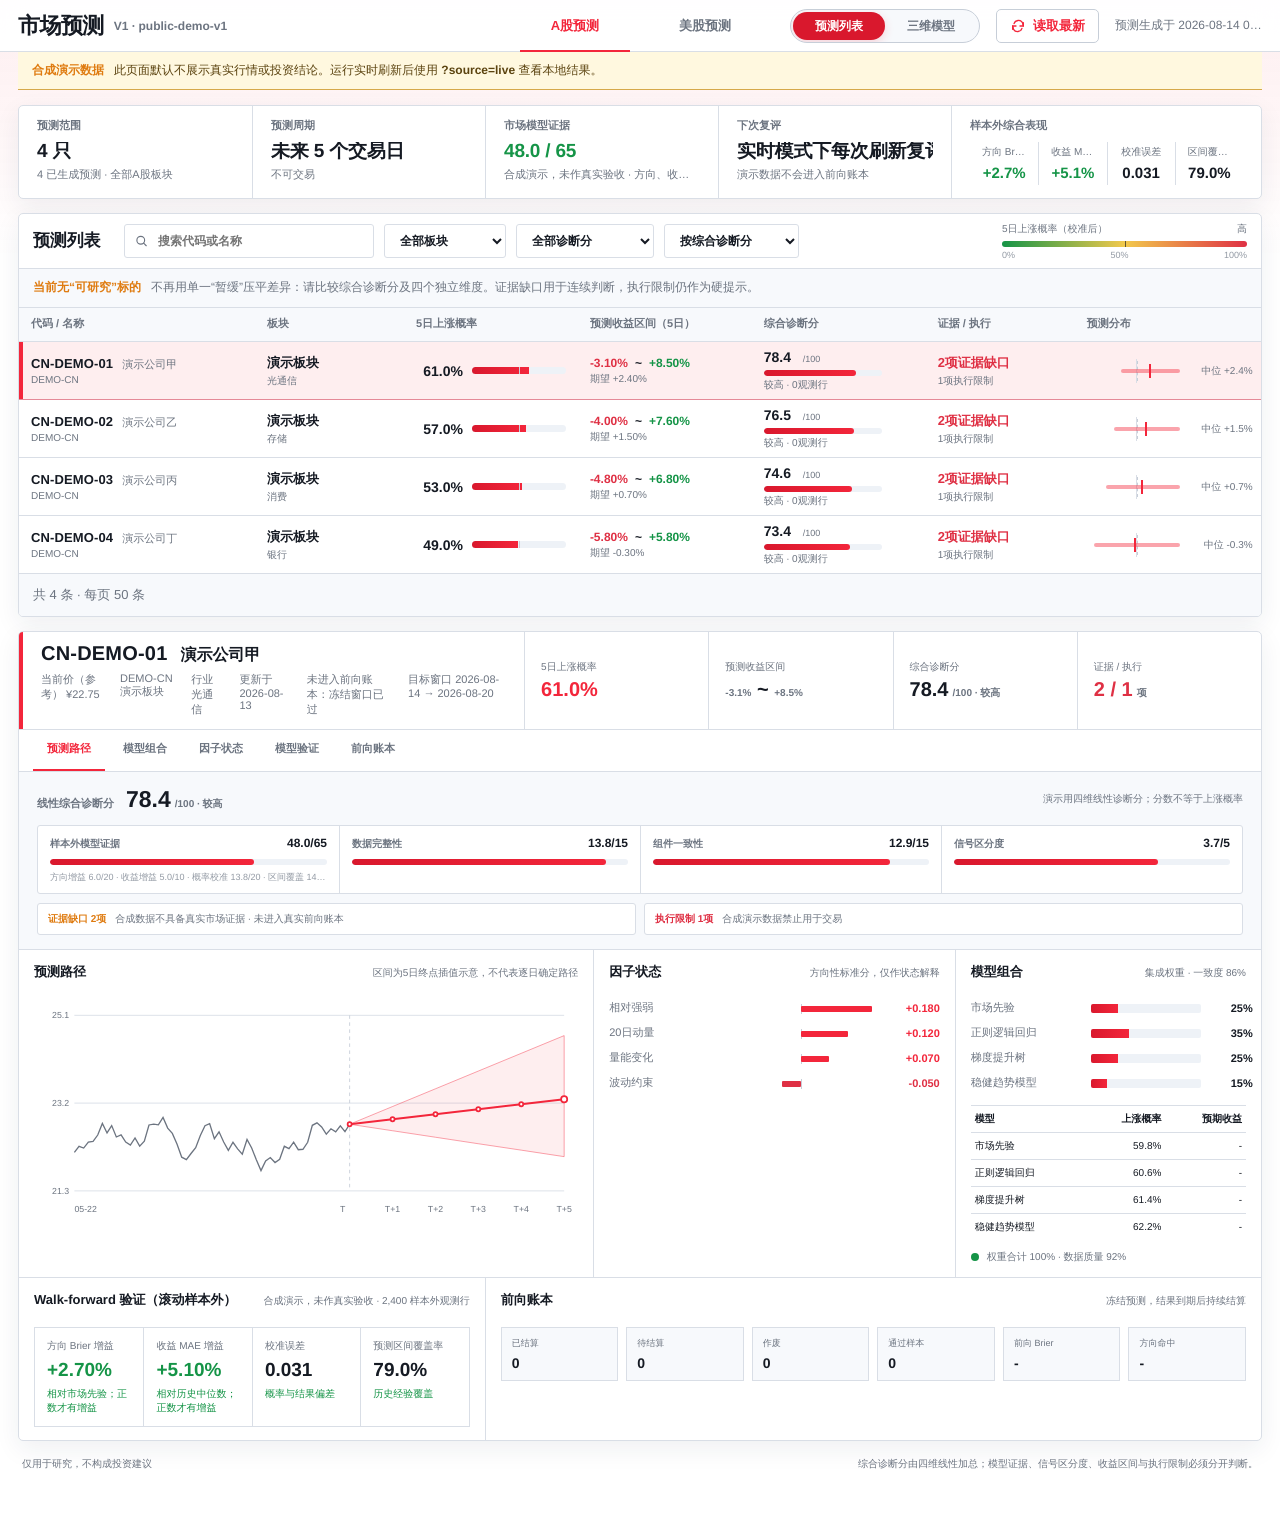
<file: output/market_lag_dashboard/index.html>
<!doctype html>
<html lang="zh-CN">
  <head>
    <meta charset="utf-8" />
    <meta name="viewport" content="width=device-width, initial-scale=1" />
    <meta name="color-scheme" content="light dark" />
    <meta http-equiv="Cache-Control" content="no-store" />
    <meta
      name="description"
      content="开源的中美市场信号研究、模型验证与前向记录看板。"
    />
    <title>CN-US Market Lag Radar</title>
    <link
      rel="icon"
      href="data:image/svg+xml,%3Csvg xmlns='http://www.w3.org/2000/svg' viewBox='0 0 64 64'%3E%3Crect width='64' height='64' rx='13' fill='%23081527'/%3E%3Cpath d='M13 43L25 31l9 7 17-20' fill='none' stroke='%233f8cff' stroke-width='6' stroke-linecap='round' stroke-linejoin='round'/%3E%3Ccircle cx='51' cy='18' r='5' fill='%23ff3b4f'/%3E%3C/svg%3E"
    />
    <link rel="stylesheet" href="./assets/forecast-v1.css?v=20260814-3d01" />
  </head>
  <body data-market="cn">
    <main id="forecastApp" class="forecast-app" aria-live="polite">
      <section class="initial-loading" aria-label="正在读取预测">
        <div class="initial-loading-mark" aria-hidden="true"></div>
        <div>
          <strong>正在读取双市场预测</strong>
          <span>加载模型结果、验证指标与前向记录</span>
        </div>
      </section>
    </main>
    <noscript>
      <p class="noscript-message">此预测页面需要启用 JavaScript 才能读取本地模型结果。</p>
    </noscript>
    <script src="./assets/forecast-v1.js?v=20260814-3d01" defer></script>
  </body>
</html>
</file>
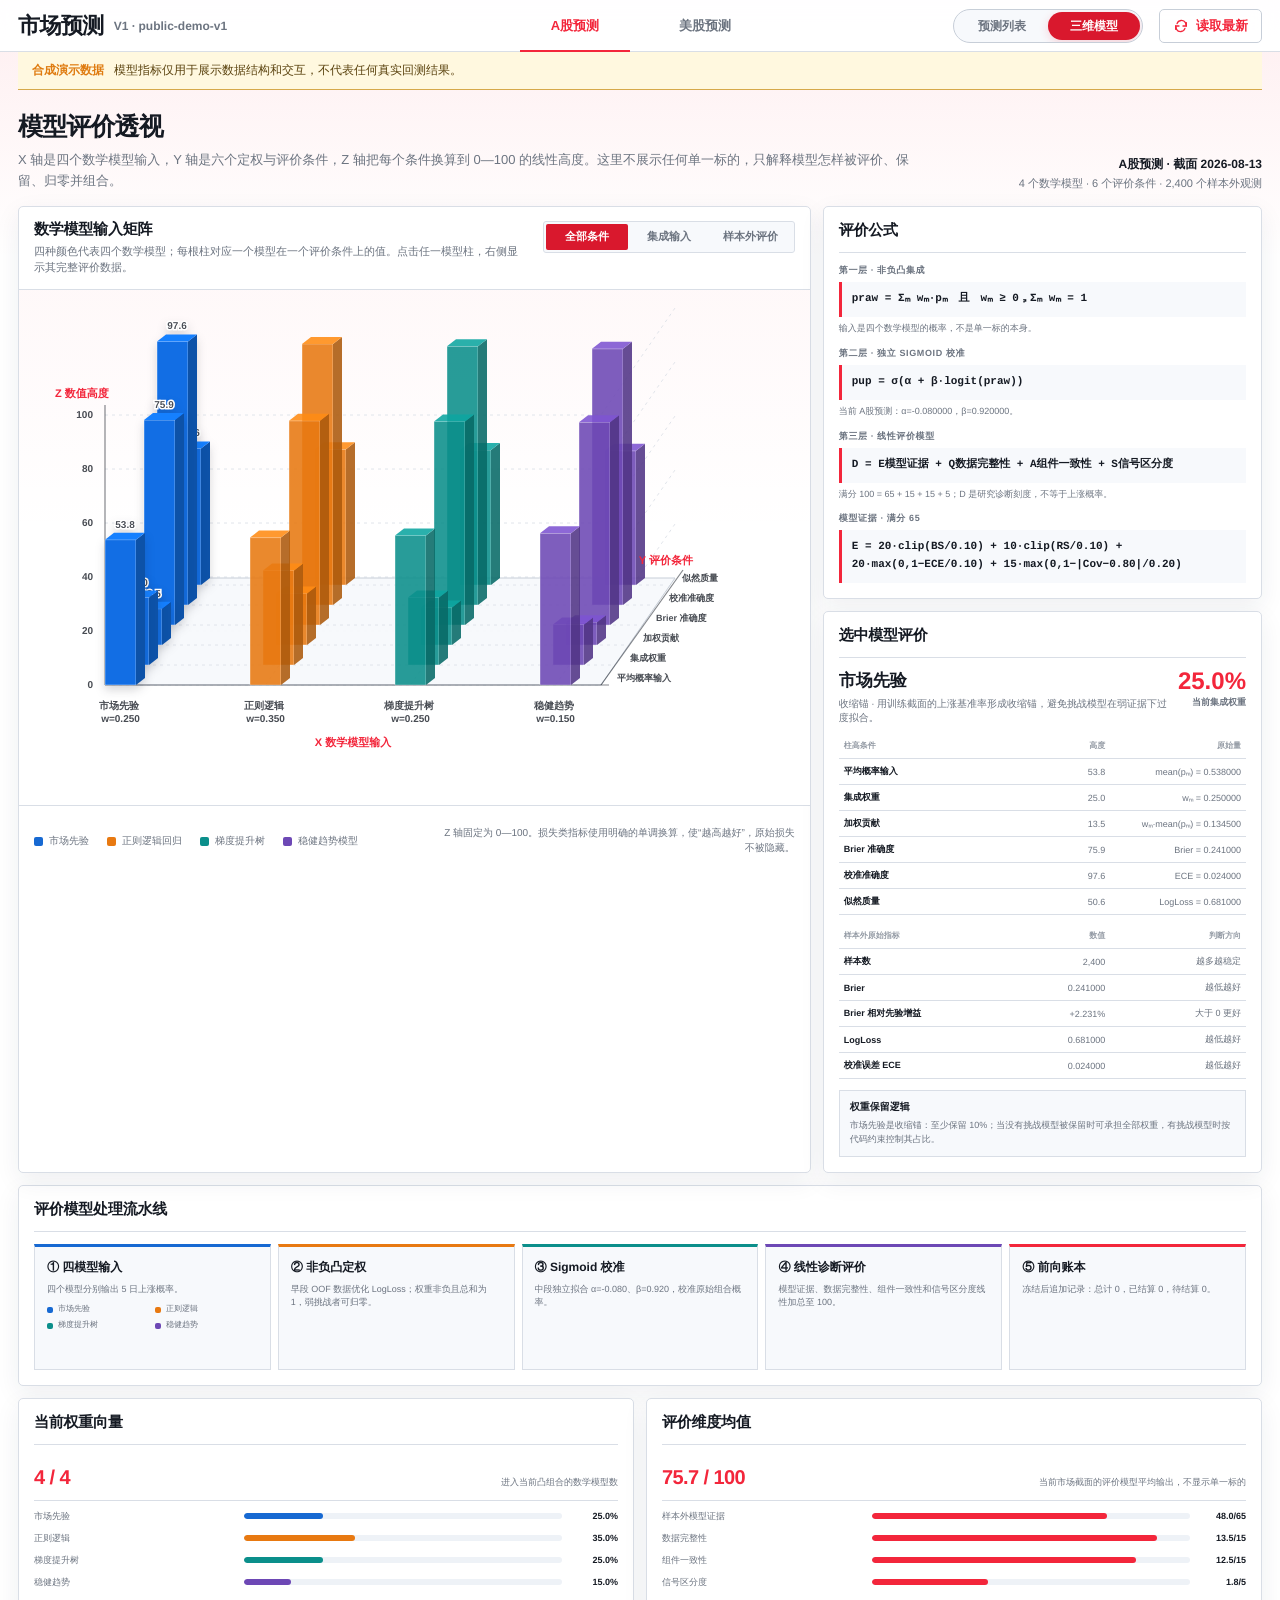
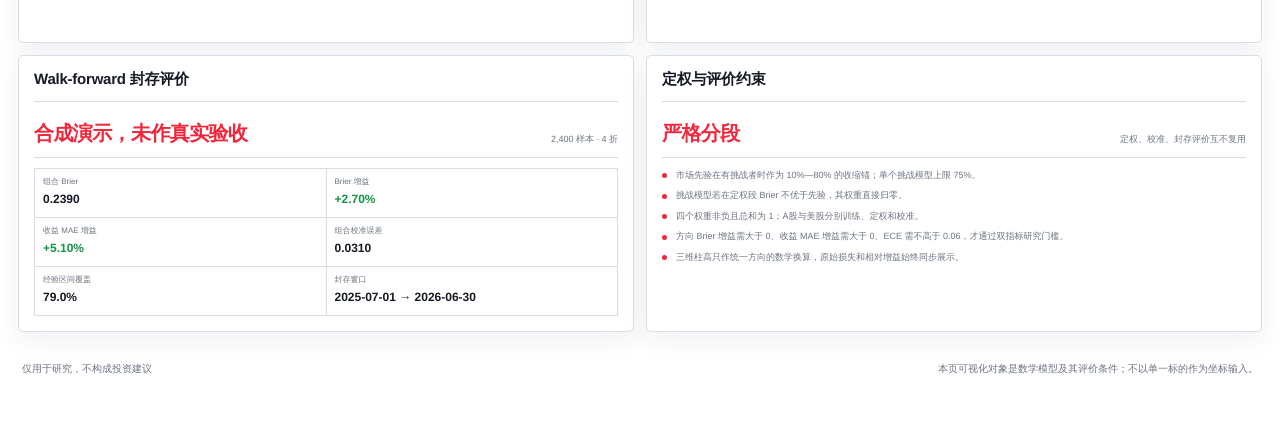
<file: output/market_lag_dashboard/model-3d.html>
<!doctype html>
<html lang="zh-CN">
  <head>
    <meta charset="utf-8" />
    <meta name="viewport" content="width=device-width, initial-scale=1" />
    <meta name="color-scheme" content="light dark" />
    <meta http-equiv="Cache-Control" content="no-store" />
    <meta
      name="description"
      content="A股与美股评价模型的数学输入、三坐标柱状透视、公式、集成权重和验证信息。"
    />
    <title>模型评价透视 · CN-US Market Lag Radar</title>
    <link
      rel="icon"
      href="data:image/svg+xml,%3Csvg xmlns='http://www.w3.org/2000/svg' viewBox='0 0 64 64'%3E%3Crect width='64' height='64' rx='13' fill='%23081527'/%3E%3Cpath d='M13 43L25 31l9 7 17-20' fill='none' stroke='%233f8cff' stroke-width='6' stroke-linecap='round' stroke-linejoin='round'/%3E%3Ccircle cx='51' cy='18' r='5' fill='%23ff3b4f'/%3E%3C/svg%3E"
    />
    <link rel="stylesheet" href="./assets/forecast-v1.css?v=20260814-3d01" />
    <link rel="stylesheet" href="./assets/model-3d.css?v=20260814-3d02" />
  </head>
  <body data-market="cn">
    <main id="modelApp" class="forecast-app model-app" aria-live="polite">
      <section class="initial-loading" aria-label="正在读取模型">
        <div class="initial-loading-mark" aria-hidden="true"></div>
        <div>
          <strong>正在构建模型评价透视</strong>
          <span>读取数学模型输入、评价条件、公式与验证指标</span>
        </div>
      </section>
    </main>
    <noscript>
      <p class="noscript-message">此模型页面需要启用 JavaScript 才能读取本地模型结果。</p>
    </noscript>
    <script src="./assets/model-3d.js?v=20260814-3d02" defer></script>
  </body>
</html>
</file>
<file: output/market_lag_dashboard/assets/forecast-v1.css>
:root {
  color-scheme: light;
  font-family:
    -apple-system, BlinkMacSystemFont, "SF Pro Display", "SF Pro Text",
    "PingFang SC", "Hiragino Sans GB", "Microsoft YaHei", "Segoe UI",
    sans-serif;
  --page-bg: #ffffff;
  --surface: #ffffff;
  --surface-raised: #ffffff;
  --surface-soft: #f7f9fc;
  --surface-strong: #eef2f7;
  --text: #151a23;
  --muted: #6c7480;
  --faint: #939aa4;
  --line: #d9dee6;
  --line-strong: #c7ced8;
  --accent: #f3263b;
  --accent-strong: #d9182d;
  --accent-soft: rgba(243, 38, 59, 0.08);
  --accent-glow: rgba(243, 38, 59, 0.18);
  --positive: #159447;
  --negative: #df3044;
  --warning: #df7b10;
  --info: #2876d9;
  --shadow: 0 8px 26px rgba(31, 44, 64, 0.07);
  --radius: 5px;
  --radius-sm: 3px;
  --shell: 1580px;
  --header-height: 52px;
}

body[data-market="us"] {
  color-scheme: dark;
  --page-bg: #040d18;
  --surface: #081628;
  --surface-raised: #0a1b2f;
  --surface-soft: #0d2035;
  --surface-strong: #112941;
  --text: #eef5ff;
  --muted: #a1aec0;
  --faint: #6f8198;
  --line: #213a55;
  --line-strong: #2d4f71;
  --accent: #3d8dff;
  --accent-strong: #1970eb;
  --accent-soft: rgba(61, 141, 255, 0.12);
  --accent-glow: rgba(61, 141, 255, 0.24);
  --positive: #2fd87b;
  --negative: #ff5364;
  --warning: #f0b323;
  --info: #4aa0ff;
  --shadow: 0 14px 34px rgba(0, 0, 0, 0.24);
}

* {
  box-sizing: border-box;
}

html {
  min-width: 320px;
  min-height: 100%;
  background: var(--page-bg);
}

body {
  min-width: 320px;
  min-height: 100vh;
  margin: 0;
  overflow-x: hidden;
  color: var(--text);
  background:
    linear-gradient(180deg, var(--accent-soft), transparent 260px),
    var(--page-bg);
  font-size: 13px;
  font-variant-numeric: tabular-nums;
  text-rendering: geometricPrecision;
  transition:
    color 160ms ease,
    background-color 160ms ease;
}

button,
input,
select {
  font: inherit;
}

button,
select {
  color: inherit;
}

button {
  -webkit-tap-highlight-color: transparent;
}

.forecast-app {
  width: min(var(--shell), 100%);
  min-height: 100vh;
  margin: 0 auto;
  padding: 0 18px 44px;
}

.initial-loading {
  display: flex;
  gap: 14px;
  align-items: center;
  justify-content: center;
  min-height: 100vh;
  color: var(--text);
}

.initial-loading strong,
.initial-loading span {
  display: block;
}

.initial-loading strong {
  margin-bottom: 5px;
  font-size: 16px;
}

.initial-loading span {
  color: var(--muted);
  font-size: 12px;
}

.initial-loading-mark,
.refresh-spinner {
  width: 26px;
  height: 26px;
  border: 2px solid var(--line);
  border-top-color: var(--accent);
  border-radius: 50%;
  animation: forecast-spin 0.8s linear infinite;
}

@keyframes forecast-spin {
  to {
    transform: rotate(360deg);
  }
}

.app-header {
  position: sticky;
  top: 0;
  z-index: 50;
  display: grid;
  grid-template-columns: minmax(220px, 1fr) auto minmax(300px, 1fr);
  gap: 20px;
  align-items: center;
  min-height: var(--header-height);
  margin: 0 -18px;
  padding: 0 18px;
  background: color-mix(in srgb, var(--page-bg) 94%, transparent);
  border-bottom: 1px solid var(--line);
  backdrop-filter: blur(14px);
}

.brand {
  display: inline-flex;
  gap: 10px;
  align-items: center;
  width: max-content;
  min-width: 0;
  color: var(--text);
}

.brand h1 {
  margin: 0;
  font-size: 22px;
  font-weight: 760;
  letter-spacing: -0.025em;
  line-height: 1;
  white-space: nowrap;
}

.brand-version {
  color: var(--muted);
  font-size: 12px;
  font-weight: 750;
}

.market-switch {
  display: inline-grid;
  grid-template-columns: repeat(2, minmax(110px, 1fr));
  min-width: 260px;
  height: 36px;
  padding: 3px;
  background: var(--surface-soft);
  border: 1px solid var(--line);
  border-radius: var(--radius);
}

.market-tab {
  min-width: 0;
  padding: 0 20px;
  color: var(--muted);
  background: transparent;
  border: 0;
  border-radius: var(--radius-sm);
  cursor: pointer;
  font-size: 13px;
  font-weight: 700;
  transition:
    color 140ms ease,
    background 140ms ease,
    box-shadow 140ms ease;
}

.market-tab:hover {
  color: var(--text);
}

.market-tab.active {
  color: #ffffff;
  background: var(--accent-strong);
  box-shadow: 0 3px 10px var(--accent-glow);
}

body[data-market="cn"] .market-switch {
  padding: 0;
  background: transparent;
  border: 0;
  border-radius: 0;
}

body[data-market="cn"] .market-tab {
  position: relative;
  border-radius: 0;
}

body[data-market="cn"] .market-tab.active {
  color: var(--accent);
  background: transparent;
  box-shadow: none;
}

body[data-market="cn"] .market-tab.active::after {
  position: absolute;
  right: 10px;
  bottom: -8px;
  left: 10px;
  height: 2px;
  background: var(--accent);
  content: "";
}

.header-actions {
  display: flex;
  gap: 16px;
  align-items: center;
  justify-content: flex-end;
  min-width: 0;
}

.view-switcher {
  position: relative;
  isolation: isolate;
  display: grid;
  grid-template-columns: repeat(2, minmax(82px, 1fr));
  width: 190px;
  height: 34px;
  padding: 2px;
  overflow: hidden;
  background: var(--surface-soft);
  border: 1px solid var(--line-strong);
  border-radius: 999px;
  flex: 0 0 auto;
}

.view-switcher::before {
  position: absolute;
  z-index: -1;
  top: 2px;
  bottom: 2px;
  left: 2px;
  width: calc(50% - 2px);
  background: var(--accent-strong);
  border-radius: 999px;
  box-shadow: 0 3px 10px var(--accent-glow);
  content: "";
  transform: translateX(0);
  transition: transform 220ms cubic-bezier(0.2, 0.8, 0.2, 1);
}

.view-switcher[data-view="model"]::before {
  transform: translateX(100%);
}

.view-switch-link {
  display: inline-flex;
  align-items: center;
  justify-content: center;
  min-width: 0;
  padding: 0 10px;
  color: var(--muted);
  border-radius: 999px;
  font-size: 12px;
  font-weight: 760;
  line-height: 1;
  text-decoration: none;
  white-space: nowrap;
  transition: color 160ms ease;
}

.view-switch-link:hover {
  color: var(--text);
}

.view-switch-link.active {
  color: #ffffff;
}

.refresh-button {
  display: inline-flex;
  gap: 7px;
  align-items: center;
  justify-content: center;
  height: 34px;
  padding: 0 13px;
  color: var(--accent);
  background: transparent;
  border: 1px solid var(--line-strong);
  border-radius: var(--radius);
  cursor: pointer;
  font-weight: 700;
  white-space: nowrap;
}

.refresh-button:hover {
  background: var(--accent-soft);
  border-color: var(--accent);
}

.refresh-button:disabled {
  cursor: wait;
  opacity: 0.66;
}

.refresh-button svg {
  width: 16px;
  height: 16px;
  stroke-width: 2;
}

.refresh-button .refresh-spinner {
  width: 15px;
  height: 15px;
}

.data-cutoff {
  overflow: hidden;
  color: var(--muted);
  font-size: 12px;
  text-overflow: ellipsis;
  white-space: nowrap;
}

.summary-panel,
.forecast-section,
.detail-section,
.detail-panel,
.state-panel {
  background: var(--surface);
  border: 1px solid var(--line);
  border-radius: var(--radius);
  box-shadow: var(--shadow);
}

.summary-panel {
  display: grid;
  grid-template-columns: repeat(4, minmax(0, 1fr)) minmax(310px, 1.3fr);
  margin-top: 15px;
  overflow: hidden;
}

.summary-item {
  position: relative;
  min-width: 0;
  min-height: 84px;
  padding: 13px 18px;
}

.summary-item + .summary-item {
  border-left: 1px solid var(--line);
}

.summary-label {
  display: block;
  margin-bottom: 8px;
  color: var(--muted);
  font-size: 11px;
  font-weight: 680;
}

.summary-value {
  display: flex;
  gap: 8px;
  align-items: baseline;
  min-width: 0;
  overflow: hidden;
  font-size: 19px;
  font-weight: 770;
  letter-spacing: -0.01em;
  line-height: 1.08;
  text-overflow: ellipsis;
  white-space: nowrap;
}

.summary-value.status-good {
  color: var(--positive);
}

.summary-value.status-warn {
  color: var(--warning);
}

.summary-value.status-bad {
  color: var(--negative);
}

.summary-sub {
  display: block;
  margin-top: 6px;
  overflow: hidden;
  color: var(--muted);
  font-size: 11px;
  line-height: 1.25;
  text-overflow: ellipsis;
  white-space: nowrap;
}

.validation-summary {
  display: grid;
  grid-template-columns: repeat(4, minmax(0, 1fr));
  gap: 0;
  align-items: center;
}

.validation-mini {
  min-width: 0;
  padding: 3px 12px;
  text-align: center;
}

.validation-mini + .validation-mini {
  border-left: 1px solid var(--line);
}

.validation-mini span,
.validation-mini strong {
  display: block;
}

.validation-mini span {
  overflow: hidden;
  margin-bottom: 6px;
  color: var(--muted);
  font-size: 10px;
  text-overflow: ellipsis;
  white-space: nowrap;
}

.validation-mini strong {
  color: var(--text);
  font-size: 15px;
}

.validation-mini strong.positive,
.validation-card strong.positive {
  color: var(--positive);
}

.validation-mini strong.negative,
.validation-card strong.negative {
  color: var(--negative);
}

.forecast-section {
  margin-top: 14px;
  overflow: hidden;
}

.section-toolbar {
  display: flex;
  gap: 16px;
  align-items: center;
  min-height: 50px;
  padding: 8px 14px;
  border-bottom: 1px solid var(--line);
}

.section-title {
  flex: 0 0 auto;
  margin: 0 8px 0 0;
  font-size: 17px;
  font-weight: 760;
  letter-spacing: -0.01em;
}

.filter-grid {
  display: flex;
  flex: 1 1 auto;
  gap: 10px;
  align-items: center;
  min-width: 0;
}

.search-field {
  position: relative;
  flex: 0 1 250px;
  min-width: 170px;
}

.search-field svg {
  position: absolute;
  top: 50%;
  left: 10px;
  width: 15px;
  height: 15px;
  color: var(--muted);
  pointer-events: none;
  transform: translateY(-50%);
}

.filter-control {
  height: 34px;
  color: var(--text);
  background: var(--surface);
  border: 1px solid var(--line);
  border-radius: var(--radius-sm);
  outline: none;
  font-size: 12px;
  font-weight: 620;
}

.filter-control:focus {
  border-color: var(--accent);
  box-shadow: 0 0 0 2px var(--accent-soft);
}

input.filter-control {
  width: 100%;
  padding: 0 32px 0 33px;
}

select.filter-control {
  min-width: 122px;
  padding: 0 30px 0 11px;
  cursor: pointer;
}

.toolbar-legend {
  flex: 0 0 245px;
  min-width: 190px;
}

.toolbar-legend-head {
  display: flex;
  justify-content: space-between;
  margin-bottom: 5px;
  color: var(--muted);
  font-size: 10px;
}

.probability-scale {
  position: relative;
  height: 6px;
  overflow: hidden;
  background: linear-gradient(90deg, var(--positive), #f2c94c 50%, var(--negative));
  border-radius: 999px;
}

.probability-scale::after {
  position: absolute;
  top: -2px;
  bottom: -2px;
  left: 50%;
  width: 1px;
  background: color-mix(in srgb, var(--text) 65%, transparent);
  content: "";
}

.probability-scale-labels {
  display: flex;
  justify-content: space-between;
  margin-top: 3px;
  color: var(--faint);
  font-size: 9px;
}

.global-notice {
  display: flex;
  gap: 10px;
  align-items: flex-start;
  margin: 0;
  padding: 10px 14px;
  color: var(--muted);
  background: var(--surface-soft);
  border-bottom: 1px solid var(--line);
  font-size: 12px;
  line-height: 1.45;
}

.global-notice strong {
  color: var(--warning);
  white-space: nowrap;
}

.global-notice.error strong {
  color: var(--negative);
}

.global-notice.demo {
  color: #5b430f;
  background: #fff8df;
  border-color: #d6a94a;
}

body[data-market="us"] .global-notice.demo {
  color: #f2dc9a;
  background: #211d13;
  border-color: #7b6835;
}

.global-notice code {
  font: inherit;
  font-weight: 700;
}

.table-scroll {
  width: 100%;
  overflow-x: auto;
  scrollbar-width: thin;
  scrollbar-color: var(--line-strong) transparent;
}

.forecast-table {
  width: 100%;
  min-width: 1110px;
  border-collapse: collapse;
  table-layout: fixed;
}

.forecast-table th,
.forecast-table td {
  height: 42px;
  padding: 7px 12px;
  border-bottom: 1px solid var(--line);
  text-align: left;
  vertical-align: middle;
}

.forecast-table th {
  height: 34px;
  color: var(--muted);
  background: var(--surface-soft);
  font-size: 11px;
  font-weight: 700;
  white-space: nowrap;
}

.forecast-table tbody tr {
  position: relative;
  cursor: pointer;
  outline: none;
  transition: background 120ms ease;
}

.forecast-table tbody tr:hover td {
  background: var(--accent-soft);
}

.forecast-table tbody tr.selected td {
  background: var(--accent-soft);
  border-top: 1px solid color-mix(in srgb, var(--accent) 46%, var(--line));
  border-bottom-color: color-mix(in srgb, var(--accent) 46%, var(--line));
}

.forecast-table tbody tr.selected td:first-child {
  box-shadow: inset 4px 0 0 var(--accent);
}

.forecast-table tbody tr:focus-visible td {
  outline: 1px solid var(--accent);
  outline-offset: -2px;
}

.symbol-cell {
  min-width: 0;
}

.symbol-line {
  display: flex;
  gap: 9px;
  align-items: baseline;
  min-width: 0;
}

.symbol-line strong {
  flex: 0 0 auto;
  font-size: 13px;
  letter-spacing: 0.01em;
}

.symbol-line span {
  overflow: hidden;
  color: var(--muted);
  font-size: 11px;
  text-overflow: ellipsis;
  white-space: nowrap;
}

.cell-primary,
.cell-secondary {
  display: block;
  overflow: hidden;
  text-overflow: ellipsis;
  white-space: nowrap;
}

.cell-primary {
  font-weight: 680;
}

.cell-secondary {
  margin-top: 2px;
  color: var(--muted);
  font-size: 10px;
}

.probability-cell {
  display: grid;
  grid-template-columns: 47px minmax(70px, 1fr);
  gap: 9px;
  align-items: center;
}

.probability-cell strong {
  text-align: right;
  font-size: 14px;
}

.probability-bar {
  position: relative;
  height: 7px;
  overflow: hidden;
  background: var(--surface-strong);
  border-radius: 999px;
}

.probability-bar i {
  display: block;
  width: var(--probability);
  height: 100%;
  background: linear-gradient(90deg, var(--accent-strong), var(--accent));
}

.probability-bar::after {
  position: absolute;
  top: -2px;
  bottom: -2px;
  left: 50%;
  width: 1px;
  background: var(--line-strong);
  content: "";
}

.interval-value {
  display: flex;
  gap: 7px;
  align-items: center;
  font-size: 12px;
  font-weight: 650;
  white-space: nowrap;
}

.interval-value .negative,
.metric-value.negative {
  color: var(--negative);
}

.interval-value .positive,
.metric-value.positive {
  color: var(--positive);
}

.reliability {
  display: flex;
  gap: 8px;
  align-items: center;
  white-space: nowrap;
}

.reliability strong {
  min-width: 34px;
  font-size: 13px;
}

.reliability-dots {
  display: inline-flex;
  gap: 3px;
}

.reliability-dots i {
  display: block;
  width: 8px;
  height: 8px;
  background: var(--surface-strong);
  border-radius: 50%;
}

.reliability-dots i.filled {
  background: var(--accent);
}

.maturity-score {
  display: flex;
  gap: 3px;
  align-items: baseline;
  white-space: nowrap;
}

.maturity-score strong {
  min-width: 36px;
  font-size: 14px;
}

.maturity-score span {
  color: var(--muted);
  font-size: 9px;
}

.maturity-bar,
.readiness-track {
  display: block;
  height: 6px;
  overflow: hidden;
  background: var(--surface-strong);
  border-radius: 999px;
}

.maturity-bar {
  max-width: 118px;
  margin-top: 5px;
}

.maturity-bar i,
.readiness-track i {
  display: block;
  width: var(--maturity);
  height: 100%;
  background: linear-gradient(90deg, var(--accent-strong), var(--accent));
  border-radius: inherit;
}

.readiness-track i {
  width: var(--readiness);
}

.status-text {
  color: var(--muted);
  font-weight: 750;
  white-space: nowrap;
}

.status-text.good {
  color: var(--positive);
}

.status-text.warn {
  color: var(--warning);
}

.status-text.bad {
  color: var(--negative);
}

.quantile-mini {
  display: grid;
  grid-template-columns: minmax(100px, 1fr) 58px;
  gap: 8px;
  align-items: center;
}

.quantile-track {
  position: relative;
  height: 24px;
  background:
    linear-gradient(90deg, transparent 49.5%, var(--line) 49.5% 50.5%, transparent 50.5%);
}

.quantile-range {
  position: absolute;
  top: 10px;
  height: 4px;
  background: color-mix(in srgb, var(--accent) 42%, transparent);
  border-radius: 999px;
}

.quantile-median {
  position: absolute;
  top: 5px;
  width: 2px;
  height: 14px;
  background: var(--accent);
}

.quantile-zero {
  position: absolute;
  top: 2px;
  bottom: 2px;
  left: 50%;
  border-left: 1px dashed var(--line-strong);
}

.quantile-label {
  color: var(--muted);
  font-size: 10px;
  text-align: right;
}

.table-footer {
  display: flex;
  gap: 12px;
  align-items: center;
  justify-content: space-between;
  min-height: 42px;
  padding: 7px 14px;
  color: var(--muted);
  background: var(--surface-soft);
}

.pagination {
  display: flex;
  gap: 5px;
  align-items: center;
}

.page-button {
  min-width: 29px;
  height: 28px;
  padding: 0 8px;
  color: var(--muted);
  background: transparent;
  border: 1px solid var(--line);
  border-radius: var(--radius-sm);
  cursor: pointer;
}

.page-button:hover:not(:disabled) {
  color: var(--accent);
  border-color: var(--accent);
}

.page-button.active {
  color: #ffffff;
  background: var(--accent);
  border-color: var(--accent);
}

.page-button:disabled {
  cursor: default;
  opacity: 0.42;
}

.detail-section {
  margin-top: 14px;
  overflow: hidden;
}

.detail-header {
  display: grid;
  grid-template-columns: minmax(0, 1.7fr) repeat(4, minmax(120px, 0.62fr));
  min-height: 68px;
  border-bottom: 1px solid var(--line);
}

.detail-identity {
  min-width: 0;
  padding: 11px 18px;
  border-left: 4px solid var(--accent);
}

.detail-identity-line {
  display: flex;
  gap: 13px;
  align-items: baseline;
  min-width: 0;
}

.detail-identity-line strong {
  flex: 0 0 auto;
  font-size: 20px;
  letter-spacing: 0.01em;
}

.detail-identity-line span {
  overflow: hidden;
  color: var(--text);
  font-size: 16px;
  font-weight: 690;
  text-overflow: ellipsis;
  white-space: nowrap;
}

.detail-meta {
  display: flex;
  gap: 16px;
  margin-top: 7px;
  color: var(--muted);
  font-size: 11px;
}

.detail-metric {
  display: flex;
  flex-direction: column;
  justify-content: center;
  min-width: 0;
  padding: 9px 16px;
  border-left: 1px solid var(--line);
}

.detail-metric span {
  margin-bottom: 5px;
  color: var(--muted);
  font-size: 10px;
}

.detail-metric strong {
  overflow: hidden;
  font-size: 20px;
  text-overflow: ellipsis;
  white-space: nowrap;
}

.detail-metric strong.accent {
  color: var(--accent);
}

.detail-metric strong small {
  margin-left: 4px;
  color: var(--muted);
  font-size: 10px;
  font-weight: 650;
}

.detail-nav {
  display: flex;
  gap: 4px;
  min-height: 42px;
  padding: 0 14px;
  overflow-x: auto;
  border-bottom: 1px solid var(--line);
}

.detail-nav span {
  display: inline-flex;
  gap: 6px;
  align-items: center;
  justify-content: center;
  min-width: max-content;
  padding: 0 14px;
  color: var(--muted);
  border-bottom: 2px solid transparent;
  font-size: 11px;
  font-weight: 680;
}

.detail-nav span.active {
  color: var(--accent);
  border-bottom-color: var(--accent);
}

.detail-content {
  display: grid;
  grid-template-columns: minmax(0, 1.35fr) minmax(270px, 0.85fr) minmax(260px, 0.72fr);
}

.detail-panel {
  min-width: 0;
  min-height: 290px;
  padding: 13px 15px;
  border: 0;
  border-radius: 0;
  box-shadow: none;
}

.detail-panel + .detail-panel {
  border-left: 1px solid var(--line);
}

.panel-heading {
  display: flex;
  gap: 10px;
  align-items: baseline;
  justify-content: space-between;
  min-height: 26px;
  margin-bottom: 8px;
}

.panel-heading h3 {
  margin: 0;
  font-size: 13px;
  font-weight: 750;
}

.panel-heading span {
  overflow: hidden;
  color: var(--muted);
  font-size: 10px;
  text-overflow: ellipsis;
  white-space: nowrap;
}

.forecast-chart {
  display: block;
  width: 100%;
  height: auto;
  min-height: 228px;
}

.forecast-chart .grid {
  stroke: var(--line);
  stroke-width: 1;
}

.forecast-chart .axis-text {
  fill: var(--muted);
  font-size: 10px;
}

.forecast-chart .history-line {
  fill: none;
  stroke: var(--muted);
  stroke-width: 1.5;
}

.forecast-chart .forecast-band {
  fill: var(--accent-soft);
  stroke: color-mix(in srgb, var(--accent) 48%, transparent);
  stroke-width: 1;
}

.forecast-chart .forecast-line {
  fill: none;
  stroke: var(--accent);
  stroke-width: 2.2;
}

.forecast-chart .forecast-dot {
  fill: var(--surface);
  stroke: var(--accent);
  stroke-width: 2;
}

.forecast-chart .cutoff {
  stroke: var(--line-strong);
  stroke-dasharray: 4 4;
}

.factor-list,
.component-list {
  display: grid;
  gap: 10px;
  margin-top: 12px;
}

.factor-row {
  display: grid;
  grid-template-columns: minmax(80px, 0.75fr) minmax(110px, 1fr) 56px;
  gap: 9px;
  align-items: center;
}

.factor-name,
.component-name {
  overflow: hidden;
  color: var(--muted);
  font-size: 11px;
  text-overflow: ellipsis;
  white-space: nowrap;
}

.factor-track {
  position: relative;
  height: 10px;
  background:
    linear-gradient(90deg, transparent 49.5%, var(--line-strong) 49.5% 50.5%, transparent 50.5%);
}

.factor-track i {
  position: absolute;
  top: 2px;
  height: 6px;
  border-radius: 1px;
}

.factor-track i.positive {
  left: 50%;
  width: var(--factor-width);
  background: var(--accent);
}

.factor-track i.negative {
  right: 50%;
  width: var(--factor-width);
  background: var(--negative);
}

.factor-value {
  font-size: 11px;
  font-weight: 700;
  text-align: right;
}

.factor-value.positive {
  color: var(--accent);
}

.factor-value.negative {
  color: var(--negative);
}

.component-row {
  display: grid;
  grid-template-columns: minmax(110px, 1fr) minmax(110px, 1fr) 42px;
  gap: 10px;
  align-items: center;
}

.component-track {
  height: 9px;
  overflow: hidden;
  background: var(--surface-strong);
  border-radius: 2px;
}

.component-track i {
  display: block;
  width: var(--component-weight);
  height: 100%;
  background: linear-gradient(90deg, var(--accent-strong), var(--accent));
}

.component-value {
  font-size: 11px;
  font-weight: 720;
  text-align: right;
}

.component-table {
  width: 100%;
  margin-top: 14px;
  border-collapse: collapse;
  font-size: 10px;
}

.component-table th,
.component-table td {
  padding: 6px 4px;
  border-top: 1px solid var(--line);
  text-align: right;
}

.component-table th:first-child,
.component-table td:first-child {
  text-align: left;
}

.abstain-box {
  display: grid;
  gap: 7px;
  margin-top: 13px;
  padding: 10px;
  color: var(--muted);
  background: var(--surface-soft);
  border: 1px solid var(--line);
  border-radius: var(--radius-sm);
  font-size: 11px;
  line-height: 1.42;
}

.abstain-box strong {
  color: var(--warning);
}

.readiness-panel {
  padding: 14px 18px;
  background: var(--surface-soft);
  border-bottom: 1px solid var(--line);
}

.readiness-heading {
  display: flex;
  gap: 22px;
  align-items: center;
  justify-content: space-between;
}

.readiness-heading > div {
  display: flex;
  gap: 12px;
  align-items: baseline;
  white-space: nowrap;
}

.readiness-heading > div > span {
  color: var(--muted);
  font-size: 11px;
  font-weight: 680;
}

.readiness-heading > div > strong {
  font-size: 23px;
}

.readiness-heading small {
  margin-left: 4px;
  color: var(--muted);
  font-size: 10px;
  font-weight: 650;
}

.readiness-heading p {
  margin: 0;
  color: var(--muted);
  font-size: 10px;
  line-height: 1.4;
  text-align: right;
}

.readiness-grid {
  display: grid;
  grid-template-columns: repeat(4, minmax(0, 1fr));
  margin-top: 12px;
  overflow: hidden;
  background: var(--surface);
  border: 1px solid var(--line);
  border-radius: var(--radius-sm);
}

.readiness-dimension {
  min-width: 0;
  padding: 10px 12px;
}

.readiness-dimension + .readiness-dimension {
  border-left: 1px solid var(--line);
}

.readiness-dimension > div {
  display: flex;
  gap: 8px;
  align-items: baseline;
  justify-content: space-between;
}

.readiness-dimension > div span {
  overflow: hidden;
  color: var(--muted);
  font-size: 10px;
  font-weight: 650;
  text-overflow: ellipsis;
  white-space: nowrap;
}

.readiness-dimension > div strong {
  flex: 0 0 auto;
  font-size: 12px;
}

.readiness-dimension .readiness-track {
  margin-top: 8px;
}

.readiness-dimension small {
  display: block;
  overflow: hidden;
  margin-top: 6px;
  color: var(--faint);
  font-size: 9px;
  line-height: 1.35;
  text-overflow: ellipsis;
  white-space: nowrap;
}

.readiness-notes {
  display: grid;
  grid-template-columns: repeat(2, minmax(0, 1fr));
  gap: 8px;
  margin-top: 9px;
}

.readiness-notes > div {
  display: grid;
  grid-template-columns: max-content minmax(0, 1fr);
  gap: 9px;
  min-width: 0;
  padding: 8px 10px;
  background: var(--surface);
  border: 1px solid var(--line);
  border-radius: var(--radius-sm);
  font-size: 10px;
}

.readiness-notes strong {
  white-space: nowrap;
}

.readiness-notes span {
  overflow: hidden;
  color: var(--muted);
  text-overflow: ellipsis;
  white-space: nowrap;
}

.readiness-notes .good strong {
  color: var(--positive);
}

.readiness-notes .warn strong {
  color: var(--warning);
}

.readiness-notes .bad strong {
  color: var(--negative);
}

.data-quality-line {
  display: flex;
  gap: 8px;
  align-items: center;
  margin-top: 10px;
  color: var(--muted);
  font-size: 10px;
}

.quality-dot {
  width: 8px;
  height: 8px;
  background: var(--positive);
  border-radius: 50%;
}

.validation-band {
  display: grid;
  grid-template-columns: minmax(360px, 0.75fr) minmax(0, 1.25fr);
  border-top: 1px solid var(--line);
}

.validation-block,
.ledger-block {
  min-width: 0;
  padding: 13px 15px;
}

.ledger-block {
  border-left: 1px solid var(--line);
}

.validation-cards {
  display: grid;
  grid-template-columns: repeat(4, minmax(0, 1fr));
  gap: 0;
  margin-top: 10px;
  border: 1px solid var(--line);
}

.validation-card {
  min-width: 0;
  padding: 11px 12px;
}

.validation-card + .validation-card {
  border-left: 1px solid var(--line);
}

.validation-card span,
.validation-card strong,
.validation-card small {
  display: block;
}

.validation-card span {
  color: var(--muted);
  font-size: 10px;
}

.validation-card strong {
  margin: 7px 0 5px;
  font-size: 19px;
}

.validation-card small {
  color: var(--positive);
  font-size: 10px;
}

.validation-card small.warn {
  color: var(--warning);
}

.validation-card small.bad {
  color: var(--negative);
}

.ledger-summary {
  display: grid;
  grid-template-columns: repeat(6, minmax(0, 1fr));
  gap: 8px;
  margin-top: 10px;
}

.ledger-stat {
  min-width: 0;
  padding: 9px 10px;
  background: var(--surface-soft);
  border: 1px solid var(--line);
}

.ledger-stat span,
.ledger-stat strong {
  display: block;
  overflow: hidden;
  text-overflow: ellipsis;
  white-space: nowrap;
}

.ledger-stat span {
  color: var(--muted);
  font-size: 9px;
}

.ledger-stat strong {
  margin-top: 5px;
  font-size: 14px;
}

.ledger-table-wrap {
  margin-top: 9px;
  overflow-x: auto;
}

.ledger-table {
  width: 100%;
  min-width: 520px;
  border-collapse: collapse;
  font-size: 10px;
}

.ledger-table th,
.ledger-table td {
  padding: 6px 8px;
  border-top: 1px solid var(--line);
  text-align: right;
  white-space: nowrap;
}

.ledger-table th:first-child,
.ledger-table td:first-child {
  text-align: left;
}

.state-panel {
  display: grid;
  place-items: center;
  min-height: 310px;
  margin-top: 14px;
  padding: 38px;
  text-align: center;
}

.state-content {
  max-width: 620px;
}

.state-icon {
  display: grid;
  place-items: center;
  width: 46px;
  height: 46px;
  margin: 0 auto 14px;
  color: var(--accent);
  background: var(--accent-soft);
  border: 1px solid color-mix(in srgb, var(--accent) 35%, var(--line));
  border-radius: 50%;
}

.state-icon svg {
  width: 22px;
  height: 22px;
}

.state-content h2 {
  margin: 0 0 8px;
  font-size: 19px;
}

.state-content p {
  margin: 0;
  color: var(--muted);
  font-size: 12px;
  line-height: 1.65;
}

.state-actions {
  display: flex;
  gap: 8px;
  justify-content: center;
  margin-top: 18px;
}

.state-button {
  height: 34px;
  padding: 0 15px;
  color: #ffffff;
  background: var(--accent);
  border: 1px solid var(--accent);
  border-radius: var(--radius-sm);
  cursor: pointer;
  font-weight: 700;
}

.empty-inline {
  display: grid;
  place-items: center;
  min-height: 150px;
  color: var(--muted);
  text-align: center;
}

.app-footer {
  display: flex;
  gap: 16px;
  align-items: center;
  justify-content: space-between;
  min-height: 36px;
  padding: 10px 4px 0;
  color: var(--muted);
  font-size: 10px;
}

.sr-only {
  position: absolute;
  width: 1px;
  height: 1px;
  padding: 0;
  overflow: hidden;
  clip: rect(0, 0, 0, 0);
  white-space: nowrap;
  border: 0;
}

.noscript-message {
  margin: 32px;
  color: #b42335;
  font-family: sans-serif;
}

@media (max-width: 1180px) {
  .app-header {
    grid-template-columns: minmax(180px, 1fr) auto minmax(230px, 1fr);
    gap: 12px;
  }

  .data-cutoff {
    display: none;
  }

  .summary-panel {
    grid-template-columns: repeat(4, minmax(0, 1fr));
  }

  .summary-item.validation-item {
    grid-column: 1 / -1;
    border-top: 1px solid var(--line);
    border-left: 0;
  }

  .section-toolbar {
    flex-wrap: wrap;
  }

  .filter-grid {
    order: 3;
    width: 100%;
  }

  .toolbar-legend {
    margin-left: auto;
  }

  .detail-header {
    grid-template-columns: minmax(280px, 1.6fr) repeat(2, minmax(120px, 0.7fr));
  }

  .readiness-grid {
    grid-template-columns: repeat(2, minmax(0, 1fr));
  }

  .readiness-dimension:nth-child(3) {
    border-top: 1px solid var(--line);
    border-left: 0;
  }

  .readiness-dimension:nth-child(4) {
    border-top: 1px solid var(--line);
  }

  .detail-metric:nth-of-type(n + 4) {
    border-top: 1px solid var(--line);
  }

  .detail-metric:nth-of-type(4) {
    border-left: 0;
  }

  .detail-content {
    grid-template-columns: minmax(0, 1.25fr) minmax(270px, 0.75fr);
  }

  .detail-panel.components-panel {
    grid-column: 1 / -1;
    border-top: 1px solid var(--line);
    border-left: 0;
  }
}

@media (max-width: 820px) {
  .forecast-app {
    padding: 0 12px 38px;
  }

  .app-header {
    position: relative;
    grid-template-columns: 1fr auto;
    margin: 0 -12px;
    padding: 10px 12px;
  }

  .brand h1 {
    font-size: 19px;
  }

  .market-switch {
    grid-column: 1 / -1;
    grid-row: 2;
    width: 100%;
  }

  body[data-market="cn"] .market-tab.active::after {
    bottom: -4px;
  }

  .header-actions {
    gap: 8px;
  }

  .data-cutoff {
    display: none;
  }

  .summary-panel {
    grid-template-columns: repeat(2, minmax(0, 1fr));
  }

  .summary-item:nth-child(odd) {
    border-left: 0;
  }

  .summary-item:nth-child(n + 3) {
    border-top: 1px solid var(--line);
  }

  .summary-item.validation-item {
    grid-column: 1 / -1;
  }

  .filter-grid {
    display: grid;
    grid-template-columns: repeat(2, minmax(0, 1fr));
  }

  .search-field {
    grid-column: 1 / -1;
    min-width: 0;
  }

  select.filter-control {
    width: 100%;
    min-width: 0;
  }

  .toolbar-legend {
    flex-basis: 185px;
  }

  .detail-header {
    grid-template-columns: repeat(2, minmax(0, 1fr));
  }

  .detail-identity {
    grid-column: 1 / -1;
  }

  .detail-metric {
    border-top: 1px solid var(--line);
  }

  .detail-metric:nth-of-type(2),
  .detail-metric:nth-of-type(4) {
    border-left: 0;
  }

  .detail-content {
    grid-template-columns: 1fr;
  }

  .readiness-heading {
    align-items: flex-start;
    flex-direction: column;
    gap: 6px;
  }

  .readiness-heading p {
    text-align: left;
  }

  .detail-panel + .detail-panel {
    border-top: 1px solid var(--line);
    border-left: 0;
  }

  .detail-panel.components-panel {
    grid-column: auto;
  }

  .validation-band {
    grid-template-columns: 1fr;
  }

  .ledger-block {
    border-top: 1px solid var(--line);
    border-left: 0;
  }

  .ledger-summary {
    grid-template-columns: repeat(3, minmax(0, 1fr));
  }
}

@media (max-width: 540px) {
  body {
    font-size: 12px;
  }

  .app-header {
    grid-template-columns: 1fr;
  }

  .brand {
    justify-content: center;
    width: 100%;
  }

  .header-actions {
    flex-wrap: wrap;
    justify-content: center;
  }

  .view-switcher {
    width: 100%;
  }

  .market-switch {
    grid-row: auto;
  }

  .refresh-button {
    width: 100%;
  }

  .summary-panel {
    grid-template-columns: 1fr;
  }

  .summary-item,
  .summary-item:nth-child(even),
  .summary-item:nth-child(odd) {
    min-height: 70px;
    border-top: 1px solid var(--line);
    border-left: 0;
  }

  .summary-item:first-child {
    border-top: 0;
  }

  .summary-value {
    font-size: 17px;
  }

  .validation-summary {
    grid-template-columns: repeat(2, minmax(0, 1fr));
  }

  .validation-mini:nth-child(3) {
    border-top: 1px solid var(--line);
    border-left: 0;
  }

  .validation-mini:nth-child(4) {
    border-top: 1px solid var(--line);
  }

  .section-toolbar {
    align-items: stretch;
  }

  .section-title {
    width: 100%;
  }

  .filter-grid {
    grid-template-columns: 1fr;
  }

  .search-field {
    grid-column: auto;
  }

  .toolbar-legend {
    display: none;
  }

  .table-footer {
    align-items: flex-start;
    flex-direction: column;
  }

  .detail-header {
    grid-template-columns: 1fr;
  }

  .detail-metric,
  .detail-metric:nth-of-type(odd) {
    border-top: 1px solid var(--line);
    border-left: 0;
  }

  .detail-identity-line {
    align-items: flex-start;
    flex-direction: column;
    gap: 4px;
  }

  .detail-meta {
    flex-wrap: wrap;
    gap: 5px 12px;
  }

  .detail-panel {
    padding: 12px;
  }

  .validation-cards,
  .ledger-summary {
    grid-template-columns: 1fr;
  }

  .readiness-panel {
    padding: 12px;
  }

  .readiness-grid,
  .readiness-notes {
    grid-template-columns: 1fr;
  }

  .readiness-dimension + .readiness-dimension,
  .readiness-dimension:nth-child(3),
  .readiness-dimension:nth-child(4) {
    border-top: 1px solid var(--line);
    border-left: 0;
  }

  .readiness-notes > div {
    grid-template-columns: 1fr;
    gap: 4px;
  }

  .readiness-notes span,
  .readiness-dimension small {
    overflow: visible;
    text-overflow: clip;
    white-space: normal;
  }

  .validation-card + .validation-card {
    border-top: 1px solid var(--line);
    border-left: 0;
  }

  .app-footer {
    align-items: flex-start;
    flex-direction: column;
    gap: 4px;
  }
}

@media (prefers-reduced-motion: reduce) {
  *,
  *::before,
  *::after {
    scroll-behavior: auto !important;
    transition-duration: 0.01ms !important;
    animation-duration: 0.01ms !important;
    animation-iteration-count: 1 !important;
  }
}
</file>
<file: output/market_lag_dashboard/assets/model-3d.css>
.model-app {
  --model-prior: #1769d2;
  --model-elastic: #e87911;
  --model-boosting: #0b8f8b;
  --model-trend: #6d48b5;
  --chart-grid: color-mix(in srgb, var(--line) 82%, transparent);
  --chart-label: color-mix(in srgb, var(--text) 78%, transparent);
}

.model-app .app-header {
  grid-template-columns: minmax(220px, 1fr) auto minmax(510px, 1fr);
}

.model-page-heading {
  display: grid;
  grid-template-columns: minmax(0, 1fr) auto;
  gap: 22px;
  align-items: end;
  padding: 24px 0 14px;
}

.model-page-heading h2 {
  margin: 0 0 7px;
  font-size: 25px;
  letter-spacing: -0.035em;
  line-height: 1.1;
}

.model-page-heading p {
  max-width: 900px;
  margin: 0;
  color: var(--muted);
  font-size: 13px;
  line-height: 1.65;
}

.model-meta {
  display: grid;
  gap: 4px;
  justify-items: end;
  color: var(--muted);
  font-size: 11px;
  white-space: nowrap;
}

.model-meta strong {
  color: var(--text);
  font-size: 12px;
}

.model-grid {
  display: grid;
  grid-template-columns: minmax(0, 1.68fr) minmax(370px, 0.82fr);
  gap: 12px;
  align-items: stretch;
}

.model-card {
  min-width: 0;
  background: var(--surface);
  border: 1px solid var(--line);
  border-radius: var(--radius);
  box-shadow: var(--shadow);
}

.chart-card {
  overflow: hidden;
}

.card-heading {
  display: flex;
  gap: 18px;
  align-items: flex-start;
  justify-content: space-between;
  min-height: 65px;
  padding: 14px 15px 12px;
  border-bottom: 1px solid var(--line);
}

.card-title h3,
.formula-card h3,
.detail-card h3,
.pipeline-card h3,
.metric-card h3 {
  margin: 0;
  color: var(--text);
  font-size: 15px;
  letter-spacing: -0.015em;
}

.card-title p {
  max-width: 590px;
  margin: 4px 0 0;
  color: var(--muted);
  font-size: 11px;
  line-height: 1.5;
}

.condition-switch {
  display: inline-grid;
  grid-template-columns: repeat(3, minmax(82px, 1fr));
  height: 32px;
  padding: 2px;
  background: var(--surface-soft);
  border: 1px solid var(--line);
  border-radius: var(--radius-sm);
  flex: 0 0 auto;
}

.condition-switch button {
  padding: 0 10px;
  color: var(--muted);
  background: transparent;
  border: 0;
  border-radius: 2px;
  cursor: pointer;
  font-size: 11px;
  font-weight: 720;
  white-space: nowrap;
}

.condition-switch button:hover {
  color: var(--text);
}

.condition-switch button.active {
  color: #ffffff;
  background: var(--accent-strong);
}

.chart-stage {
  position: relative;
  min-height: 515px;
  overflow-x: auto;
  overflow-y: hidden;
  background:
    linear-gradient(180deg, color-mix(in srgb, var(--accent-soft) 38%, transparent), transparent 48%),
    var(--surface);
  scrollbar-color: var(--line-strong) transparent;
}

.chart-stage svg {
  display: block;
  min-width: 100%;
  height: 515px;
  font-family: inherit;
  overflow: visible;
}

.floor-plane {
  fill: color-mix(in srgb, var(--surface-soft) 92%, transparent);
  stroke: var(--line-strong);
  stroke-width: 1;
}

.z-grid,
.floor-grid {
  fill: none;
  stroke: var(--chart-grid);
  stroke-width: 1;
  stroke-dasharray: 3 4;
}

.axis-line {
  fill: none;
  stroke: color-mix(in srgb, var(--text) 52%, transparent);
  stroke-width: 1.2;
}

.axis-tick,
.axis-label,
.model-label,
.condition-label,
.bar-value {
  fill: var(--chart-label);
  font-size: 10px;
  font-weight: 650;
}

.axis-label {
  fill: var(--accent);
  font-size: 11px;
  font-weight: 820;
}

.model-label {
  cursor: pointer;
  font-size: 10px;
  text-anchor: middle;
}

.condition-label {
  font-size: 9px;
}

.bar-group {
  cursor: pointer;
  outline: none;
  transition: filter 150ms ease, opacity 150ms ease;
}

.bar-group:not(.selected) {
  opacity: 0.88;
}

.bar-group:hover,
.bar-group:focus,
.bar-group.selected {
  filter: brightness(1.04) saturate(1.08) drop-shadow(0 5px 5px color-mix(in srgb, var(--text) 17%, transparent));
  opacity: 1;
}

.bar-front {
  stroke: color-mix(in srgb, var(--surface) 55%, transparent);
  stroke-width: 0.7;
}

.bar-top {
  filter: brightness(1.16);
}

.bar-side {
  filter: brightness(0.74);
}

.bar-value {
  paint-order: stroke;
  stroke: var(--surface);
  stroke-width: 3px;
  text-anchor: middle;
  transition: opacity 140ms ease;
}

.bar-group:not(.selected):not(:hover):not(:focus) .bar-value {
  opacity: 0;
}

.chart-tooltip {
  position: absolute;
  z-index: 4;
  display: none;
  min-width: 205px;
  max-width: 260px;
  padding: 9px 10px;
  color: var(--text);
  background: color-mix(in srgb, var(--surface-raised) 97%, transparent);
  border: 1px solid var(--line-strong);
  border-radius: var(--radius-sm);
  box-shadow: var(--shadow);
  pointer-events: none;
  font-size: 11px;
  line-height: 1.48;
}

.chart-tooltip.visible {
  display: block;
}

.chart-tooltip strong,
.chart-tooltip span {
  display: block;
}

.chart-tooltip span {
  margin-top: 3px;
  color: var(--muted);
}

.chart-footer {
  display: flex;
  flex-wrap: wrap;
  gap: 12px 22px;
  align-items: center;
  justify-content: space-between;
  min-height: 72px;
  padding: 11px 15px;
  border-top: 1px solid var(--line);
}

.model-legend {
  display: flex;
  flex-wrap: wrap;
  gap: 9px 18px;
  align-items: center;
}

.legend-item {
  display: inline-flex;
  gap: 6px;
  align-items: center;
  color: var(--muted);
  font-size: 10px;
  white-space: nowrap;
}

.legend-swatch {
  width: 9px;
  height: 9px;
  border-radius: 2px;
}

.chart-scale-note {
  max-width: 360px;
  color: var(--muted);
  font-size: 10px;
  line-height: 1.5;
  text-align: right;
}

.side-stack {
  display: grid;
  grid-template-rows: auto 1fr;
  gap: 12px;
  min-width: 0;
}

.formula-card,
.detail-card,
.pipeline-card,
.metric-card {
  padding: 15px;
}

.formula-card h3,
.detail-card h3,
.pipeline-card h3,
.metric-card h3 {
  padding-bottom: 11px;
  border-bottom: 1px solid var(--line);
}

.formula-block {
  margin-top: 11px;
}

.formula-kicker {
  display: block;
  margin-bottom: 5px;
  color: var(--muted);
  font-size: 9px;
  font-weight: 780;
  letter-spacing: 0.07em;
  text-transform: uppercase;
}

.formula-expression {
  display: block;
  padding: 9px 10px;
  overflow-wrap: anywhere;
  color: var(--text);
  background: var(--surface-soft);
  border-left: 3px solid var(--accent);
  font-family: "SFMono-Regular", Consolas, "Liberation Mono", monospace;
  font-size: 11px;
  font-weight: 680;
  line-height: 1.58;
  white-space: normal;
}

.formula-help {
  margin: 5px 0 0;
  color: var(--muted);
  font-size: 9px;
  line-height: 1.5;
}

.selected-summary {
  display: grid;
  grid-template-columns: 1fr auto;
  gap: 10px;
  align-items: start;
  margin-top: 12px;
}

.selected-identity strong,
.selected-identity span {
  display: block;
}

.selected-identity strong {
  font-size: 17px;
}

.selected-identity span {
  margin-top: 4px;
  color: var(--muted);
  font-size: 10px;
}

.selected-weight {
  color: var(--accent);
  font-size: 24px;
  font-weight: 830;
  line-height: 1;
  text-align: right;
}

.selected-weight small {
  display: block;
  margin-top: 4px;
  color: var(--muted);
  font-size: 9px;
  font-weight: 650;
}

.condition-table,
.raw-table {
  width: 100%;
  margin-top: 10px;
  border-collapse: collapse;
  table-layout: fixed;
}

.condition-table th,
.condition-table td,
.raw-table th,
.raw-table td {
  padding: 6px 5px;
  border-bottom: 1px solid var(--line);
  color: var(--muted);
  font-size: 9px;
  text-align: right;
  vertical-align: middle;
}

.condition-table th,
.raw-table th {
  color: var(--faint);
  font-size: 8px;
  font-weight: 720;
}

.condition-table th:first-child,
.condition-table td:first-child,
.raw-table th:first-child,
.raw-table td:first-child {
  text-align: left;
}

.condition-table td:first-child,
.raw-table td:first-child {
  color: var(--text);
  font-weight: 700;
}

.logic-note {
  margin: 11px 0 0;
  padding: 9px 10px;
  color: var(--muted);
  background: var(--surface-soft);
  border: 1px solid var(--line);
  font-size: 9px;
  line-height: 1.55;
}

.logic-note strong {
  display: block;
  margin-bottom: 3px;
  color: var(--text);
  font-size: 10px;
}

.pipeline-card {
  margin-top: 12px;
}

.pipeline {
  display: grid;
  grid-template-columns: minmax(180px, 1.15fr) 28px minmax(170px, 1fr) 28px minmax(170px, 1fr) 28px minmax(170px, 1fr) 28px minmax(170px, 1fr);
  gap: 7px;
  align-items: stretch;
  margin-top: 12px;
}

.pipeline-step {
  min-height: 126px;
  padding: 12px;
  background: var(--surface-soft);
  border: 1px solid var(--line);
  border-top: 3px solid var(--accent);
}

.pipeline-step strong,
.pipeline-step span {
  display: block;
}

.pipeline-step strong {
  margin-bottom: 7px;
  color: var(--text);
  font-size: 12px;
}

.pipeline-step span {
  color: var(--muted);
  font-size: 9px;
  line-height: 1.5;
}

.pipeline-models {
  display: grid;
  grid-template-columns: repeat(2, minmax(0, 1fr));
  gap: 5px;
  margin-top: 8px;
}

.pipeline-models i {
  display: flex;
  gap: 5px;
  align-items: center;
  color: var(--muted);
  font-size: 8px;
  font-style: normal;
}

.pipeline-models b {
  width: 6px;
  height: 6px;
  border-radius: 2px;
}

.pipeline-arrow {
  display: flex;
  align-items: center;
  justify-content: center;
  color: var(--faint);
}

.pipeline-arrow svg {
  width: 22px;
  height: 22px;
}

.metrics-grid {
  display: grid;
  grid-template-columns: repeat(4, minmax(0, 1fr));
  gap: 12px;
  margin-top: 12px;
}

.metric-card {
  min-height: 245px;
}

.metric-lead {
  display: flex;
  gap: 12px;
  align-items: flex-end;
  justify-content: space-between;
  min-height: 56px;
  padding: 10px 0;
  border-bottom: 1px solid var(--line);
}

.metric-lead strong {
  color: var(--accent);
  font-size: 20px;
  letter-spacing: -0.03em;
}

.metric-lead span {
  max-width: 62%;
  color: var(--muted);
  font-size: 9px;
  line-height: 1.45;
  text-align: right;
}

.weight-row,
.score-row {
  display: grid;
  grid-template-columns: minmax(92px, 0.95fr) minmax(90px, 1.5fr) 48px;
  gap: 8px;
  align-items: center;
  margin-top: 9px;
  color: var(--muted);
  font-size: 9px;
}

.weight-row strong,
.score-row strong {
  color: var(--text);
  font-weight: 680;
  text-align: right;
}

.weight-track,
.score-track {
  height: 6px;
  overflow: hidden;
  background: var(--surface-strong);
  border-radius: 999px;
}

.weight-fill,
.score-fill {
  height: 100%;
  background: var(--accent);
  border-radius: inherit;
}

.metric-list {
  display: grid;
  grid-template-columns: repeat(2, minmax(0, 1fr));
  gap: 1px;
  margin-top: 10px;
  background: var(--line);
  border: 1px solid var(--line);
}

.metric-list div {
  min-height: 48px;
  padding: 8px;
  background: var(--surface);
}

.metric-list span,
.metric-list strong {
  display: block;
}

.metric-list span {
  color: var(--muted);
  font-size: 8px;
}

.metric-list strong {
  margin-top: 4px;
  color: var(--text);
  font-size: 12px;
}

.metric-list .good {
  color: var(--positive);
}

.metric-list .bad {
  color: var(--negative);
}

.constraint-list {
  display: grid;
  gap: 7px;
  margin: 11px 0 0;
  padding: 0;
  list-style: none;
}

.constraint-list li {
  position: relative;
  padding-left: 14px;
  color: var(--muted);
  font-size: 9px;
  line-height: 1.5;
}

.constraint-list li::before {
  position: absolute;
  top: 0.55em;
  left: 0;
  width: 5px;
  height: 5px;
  background: var(--accent);
  border-radius: 50%;
  content: "";
}

.model-app .app-footer {
  margin-top: 14px;
}

.model-state {
  min-height: 420px;
  margin-top: 22px;
}

@media (max-width: 1320px) {
  .model-app .app-header {
    grid-template-columns: minmax(180px, 1fr) auto minmax(390px, 1fr);
  }

  .model-app .data-cutoff {
    display: none;
  }

  .model-grid {
    grid-template-columns: minmax(0, 1.48fr) minmax(350px, 0.82fr);
  }

  .pipeline {
    grid-template-columns: repeat(5, minmax(0, 1fr));
  }

  .pipeline-arrow {
    display: none;
  }

  .metrics-grid {
    grid-template-columns: repeat(2, minmax(0, 1fr));
  }
}

@media (max-width: 1040px) {
  .model-app .app-header {
    grid-template-columns: 1fr auto;
  }

  .model-app .market-switch {
    grid-column: 1 / -1;
    grid-row: 2;
    width: 100%;
  }

  .model-grid {
    grid-template-columns: 1fr;
  }

  .side-stack {
    grid-template-columns: repeat(2, minmax(0, 1fr));
    grid-template-rows: none;
  }
}

@media (max-width: 820px) {
  .model-page-heading {
    grid-template-columns: 1fr;
    padding-top: 18px;
  }

  .model-meta {
    justify-items: start;
  }

  .card-heading {
    align-items: stretch;
    flex-direction: column;
  }

  .condition-switch {
    width: 100%;
  }

  .side-stack,
  .metrics-grid {
    grid-template-columns: 1fr;
  }

  .pipeline {
    grid-template-columns: 1fr;
  }

  .chart-stage,
  .chart-stage svg {
    min-height: 455px;
    height: 455px;
  }
}

@media (max-width: 540px) {
  .model-app .app-header {
    grid-template-columns: 1fr;
  }

  .model-app .market-switch {
    grid-column: auto;
    grid-row: auto;
  }

  .model-page-heading h2 {
    font-size: 21px;
  }

  .condition-switch {
    grid-template-columns: 1fr;
    height: auto;
  }

  .condition-switch button {
    min-height: 34px;
  }

  .chart-footer {
    align-items: flex-start;
    flex-direction: column;
  }

  .chart-scale-note {
    text-align: left;
  }
}
</file>
